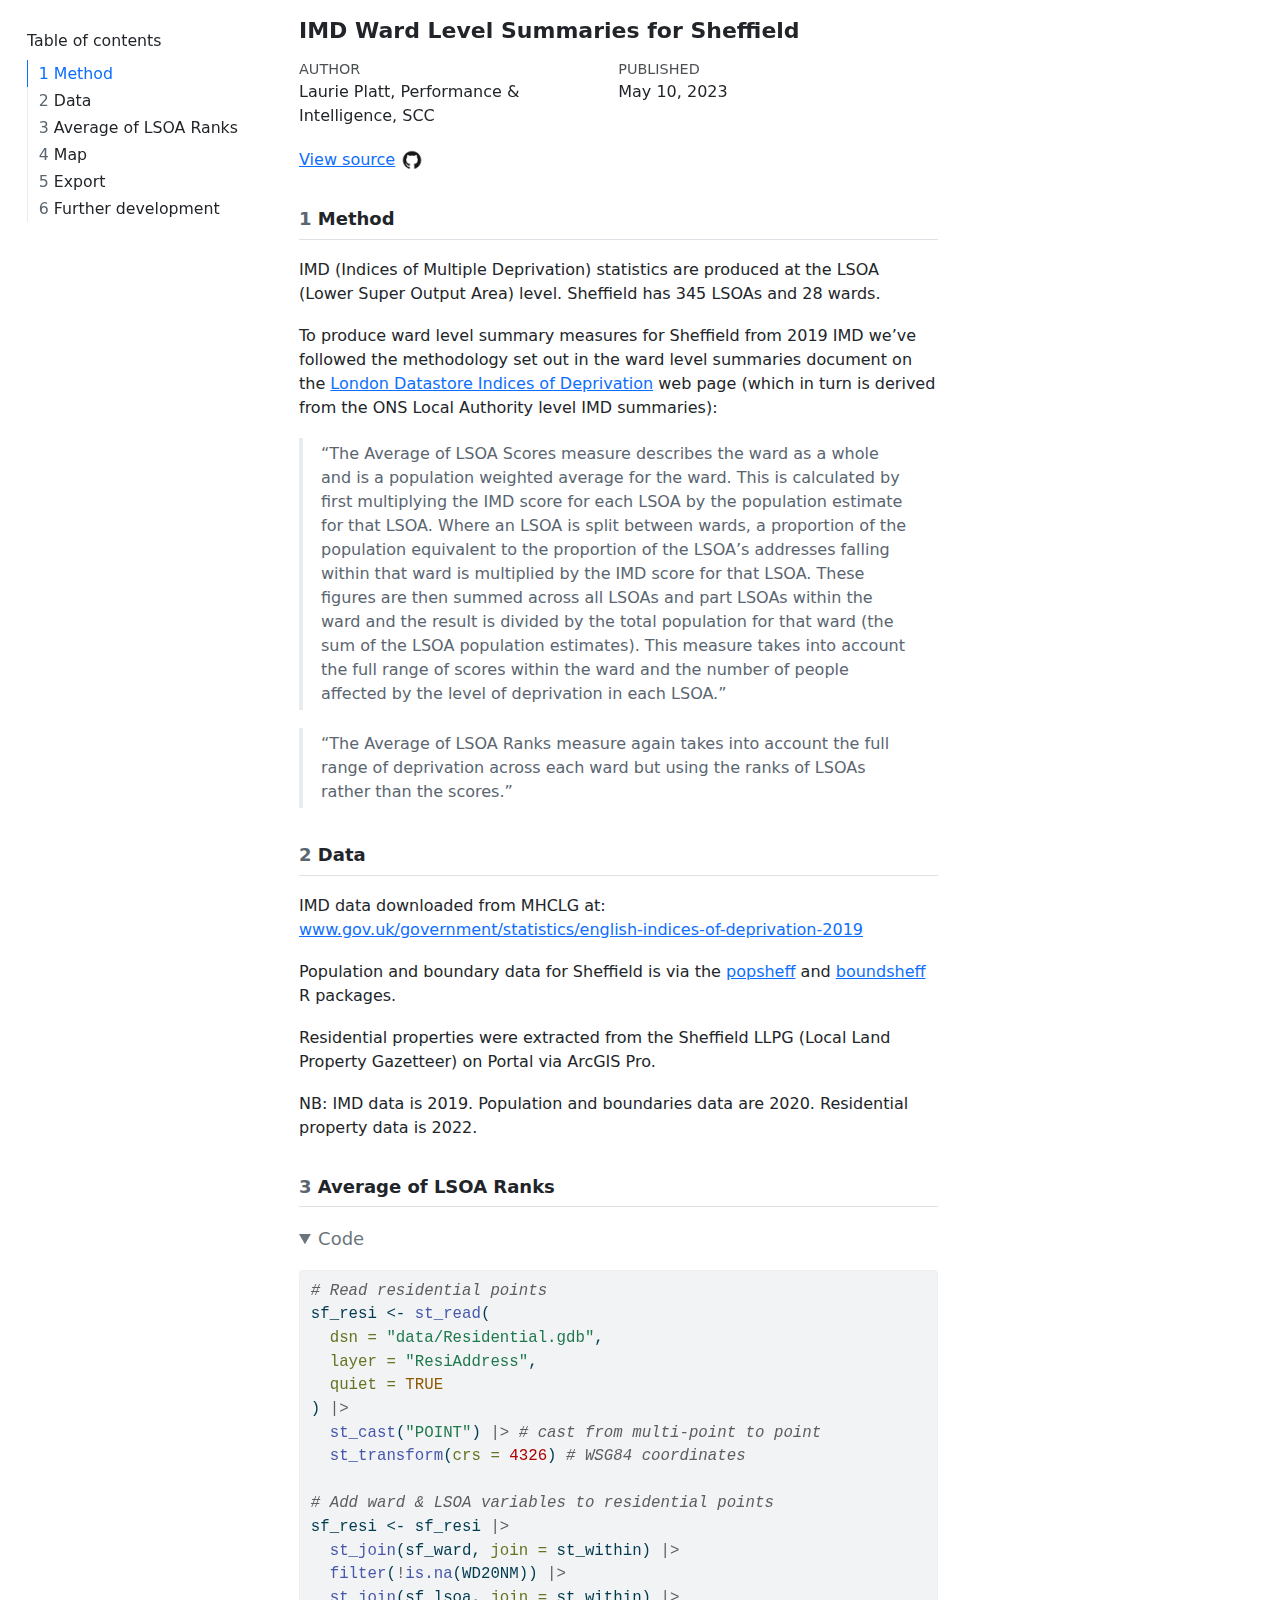
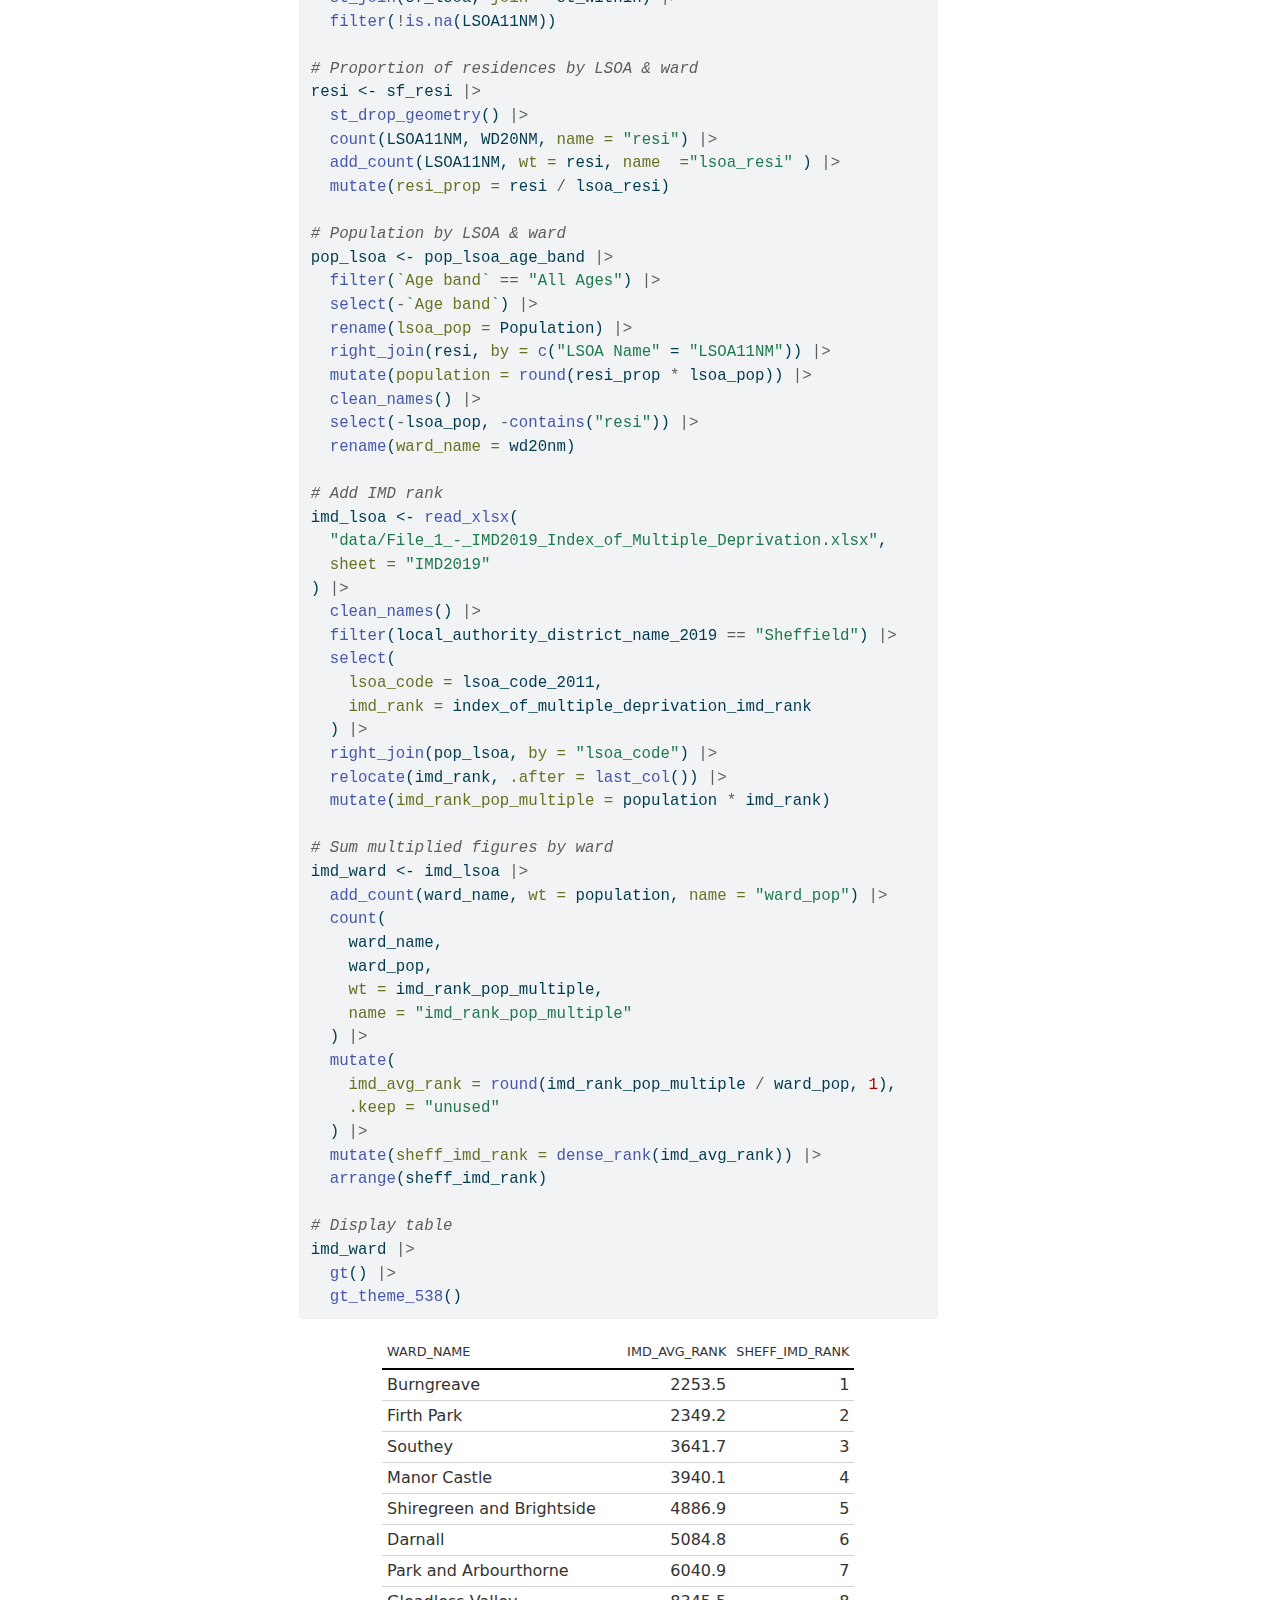
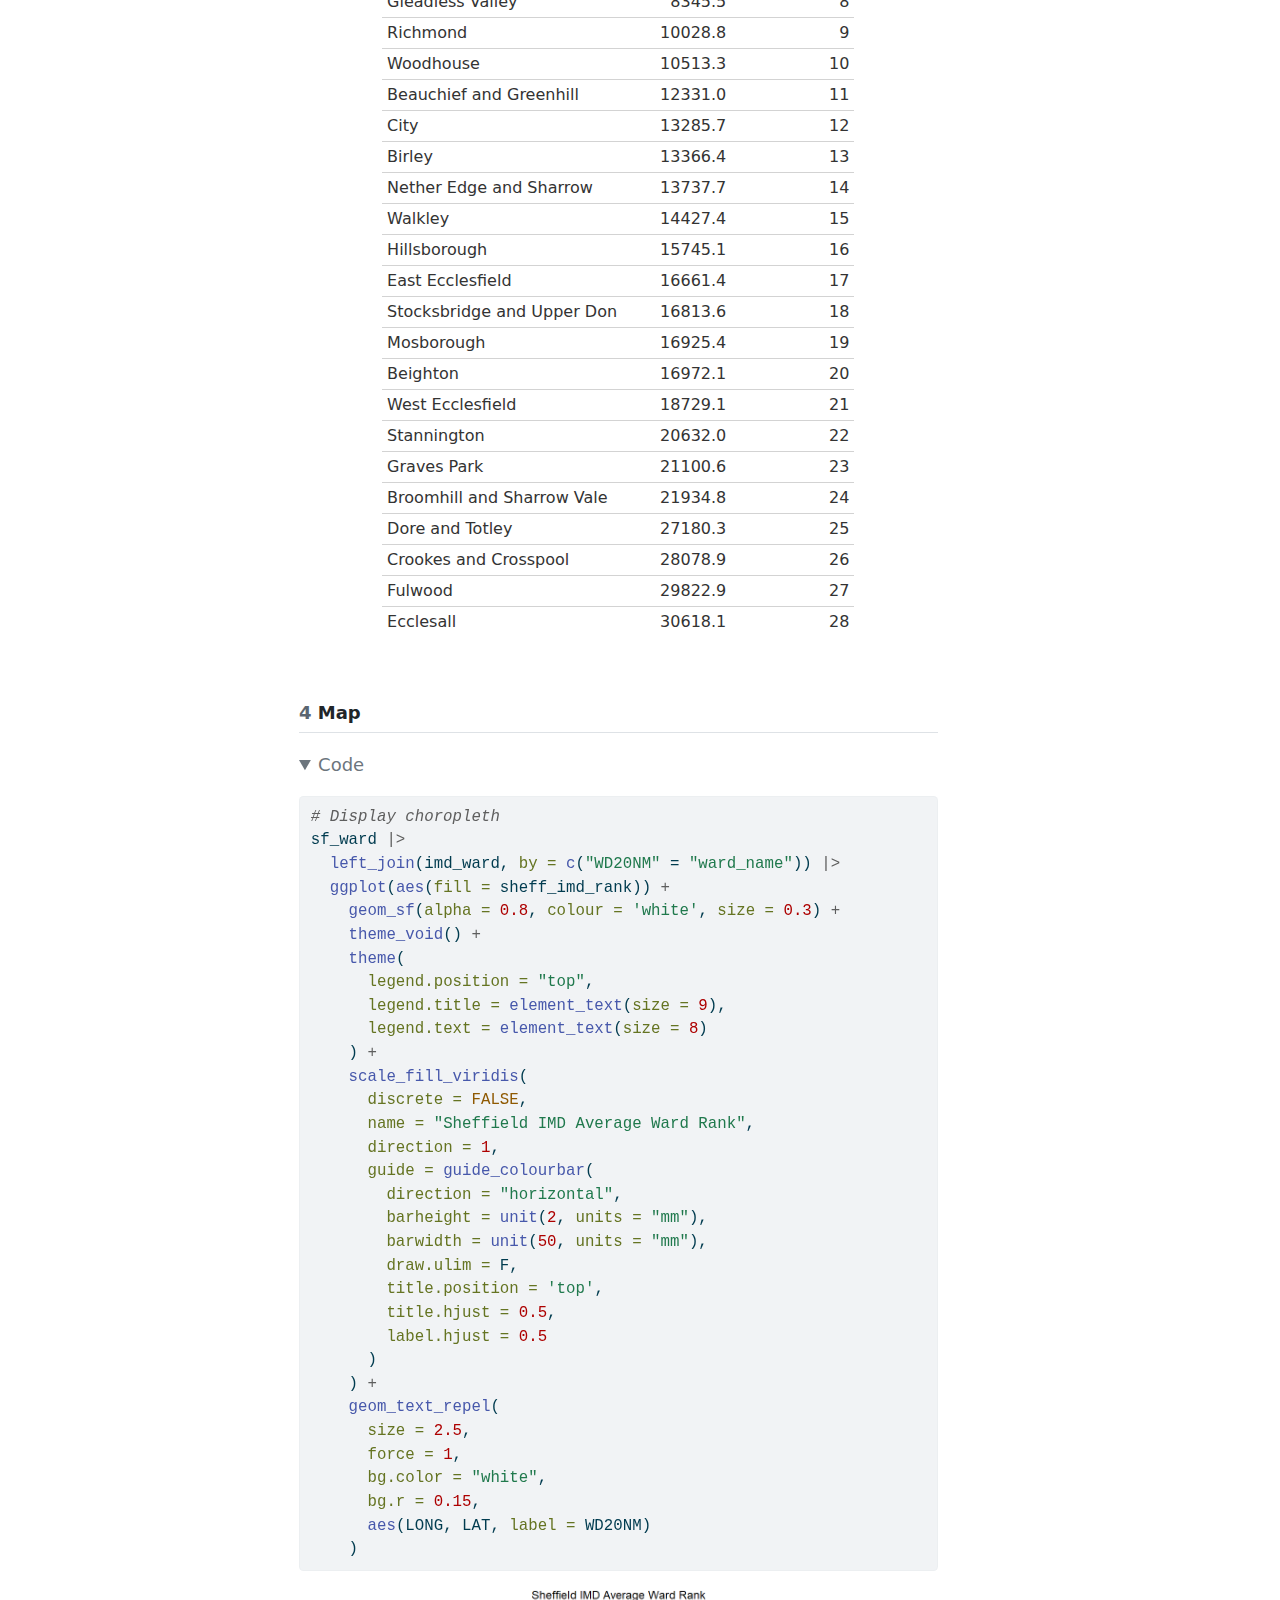
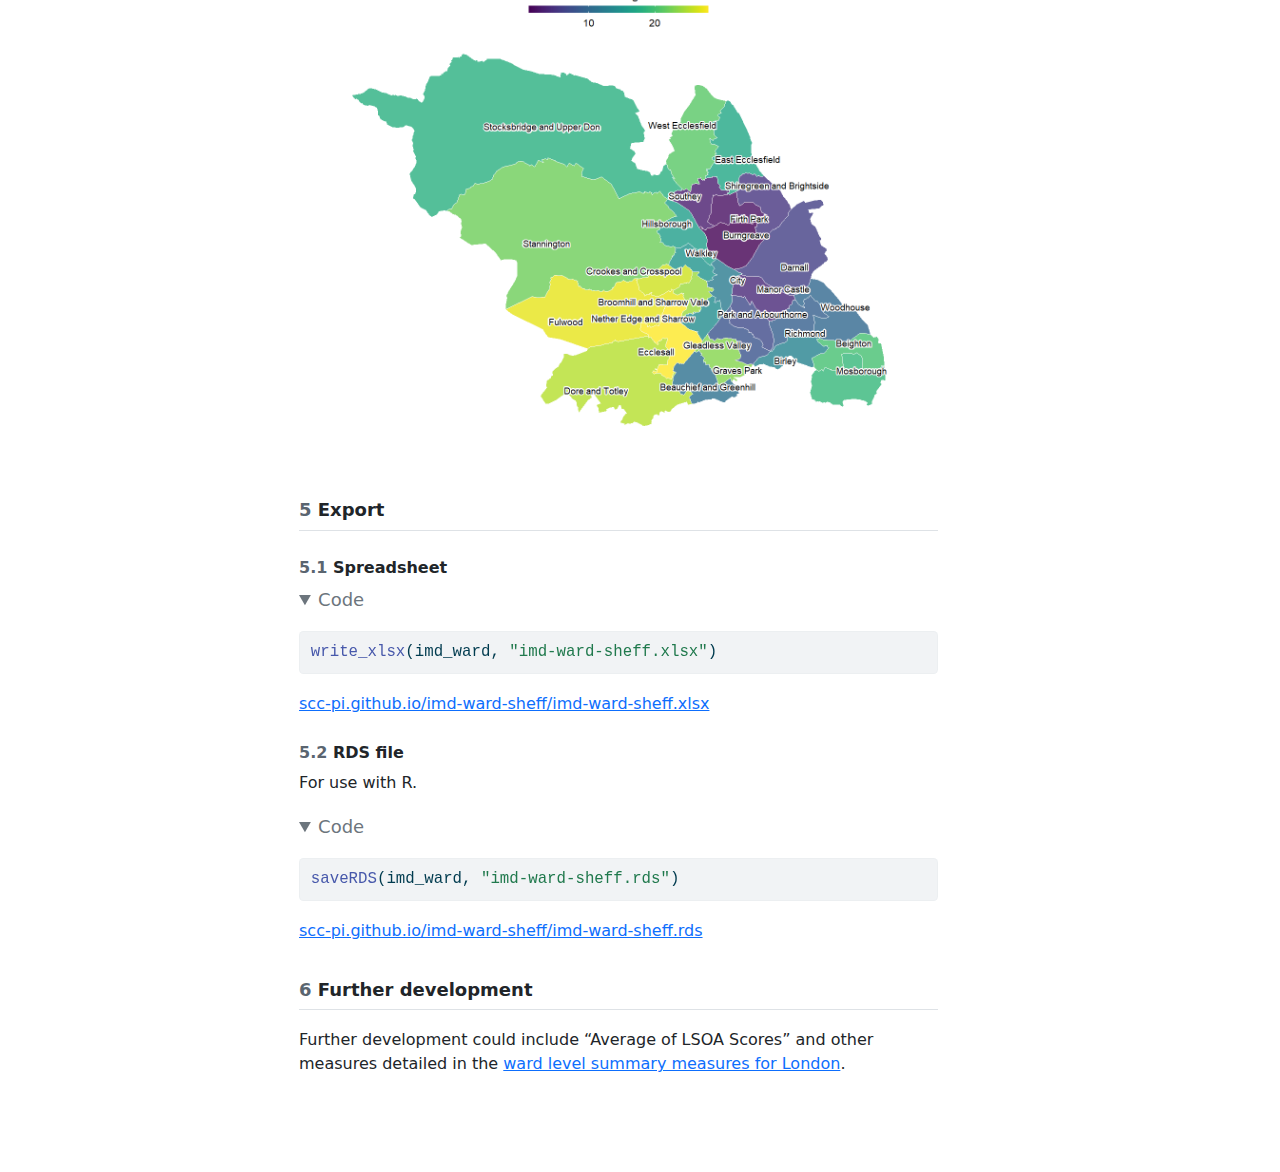
<file: imd-ward-sheff.html>
<!DOCTYPE html>
<html xmlns="http://www.w3.org/1999/xhtml" lang="en" xml:lang="en"><head>

<meta charset="utf-8">
<meta name="generator" content="quarto-0.9.409">

<meta name="viewport" content="width=device-width, initial-scale=1.0, user-scalable=yes">

<meta name="author" content="Laurie Platt, Performance &amp; Intelligence, SCC">
<meta name="dcterms.date" content="2023-05-10">

<title>IMD Ward Level Summaries for Sheffield</title>
<style>
code{white-space: pre-wrap;}
span.smallcaps{font-variant: small-caps;}
span.underline{text-decoration: underline;}
div.column{display: inline-block; vertical-align: top; width: 50%;}
div.hanging-indent{margin-left: 1.5em; text-indent: -1.5em;}
ul.task-list{list-style: none;}
pre > code.sourceCode { white-space: pre; position: relative; }
pre > code.sourceCode > span { display: inline-block; line-height: 1.25; }
pre > code.sourceCode > span:empty { height: 1.2em; }
.sourceCode { overflow: visible; }
code.sourceCode > span { color: inherit; text-decoration: inherit; }
div.sourceCode { margin: 1em 0; }
pre.sourceCode { margin: 0; }
@media screen {
div.sourceCode { overflow: auto; }
}
@media print {
pre > code.sourceCode { white-space: pre-wrap; }
pre > code.sourceCode > span { text-indent: -5em; padding-left: 5em; }
}
pre.numberSource code
  { counter-reset: source-line 0; }
pre.numberSource code > span
  { position: relative; left: -4em; counter-increment: source-line; }
pre.numberSource code > span > a:first-child::before
  { content: counter(source-line);
    position: relative; left: -1em; text-align: right; vertical-align: baseline;
    border: none; display: inline-block;
    -webkit-touch-callout: none; -webkit-user-select: none;
    -khtml-user-select: none; -moz-user-select: none;
    -ms-user-select: none; user-select: none;
    padding: 0 4px; width: 4em;
    color: #aaaaaa;
  }
pre.numberSource { margin-left: 3em; border-left: 1px solid #aaaaaa;  padding-left: 4px; }
div.sourceCode
  {   }
@media screen {
pre > code.sourceCode > span > a:first-child::before { text-decoration: underline; }
}
code span.al { color: #ff0000; font-weight: bold; } /* Alert */
code span.an { color: #60a0b0; font-weight: bold; font-style: italic; } /* Annotation */
code span.at { color: #7d9029; } /* Attribute */
code span.bn { color: #40a070; } /* BaseN */
code span.bu { } /* BuiltIn */
code span.cf { color: #007020; font-weight: bold; } /* ControlFlow */
code span.ch { color: #4070a0; } /* Char */
code span.cn { color: #880000; } /* Constant */
code span.co { color: #60a0b0; font-style: italic; } /* Comment */
code span.cv { color: #60a0b0; font-weight: bold; font-style: italic; } /* CommentVar */
code span.do { color: #ba2121; font-style: italic; } /* Documentation */
code span.dt { color: #902000; } /* DataType */
code span.dv { color: #40a070; } /* DecVal */
code span.er { color: #ff0000; font-weight: bold; } /* Error */
code span.ex { } /* Extension */
code span.fl { color: #40a070; } /* Float */
code span.fu { color: #06287e; } /* Function */
code span.im { } /* Import */
code span.in { color: #60a0b0; font-weight: bold; font-style: italic; } /* Information */
code span.kw { color: #007020; font-weight: bold; } /* Keyword */
code span.op { color: #666666; } /* Operator */
code span.ot { color: #007020; } /* Other */
code span.pp { color: #bc7a00; } /* Preprocessor */
code span.sc { color: #4070a0; } /* SpecialChar */
code span.ss { color: #bb6688; } /* SpecialString */
code span.st { color: #4070a0; } /* String */
code span.va { color: #19177c; } /* Variable */
code span.vs { color: #4070a0; } /* VerbatimString */
code span.wa { color: #60a0b0; font-weight: bold; font-style: italic; } /* Warning */
</style>

<script src="imd-ward-sheff_files/libs/clipboard/clipboard.min.js"></script>
<script src="imd-ward-sheff_files/libs/quarto-html/quarto.js"></script>
<script src="imd-ward-sheff_files/libs/quarto-html/popper.min.js"></script>
<script src="imd-ward-sheff_files/libs/quarto-html/tippy.umd.min.js"></script>
<script src="imd-ward-sheff_files/libs/quarto-html/anchor.min.js"></script>
<link href="imd-ward-sheff_files/libs/quarto-html/tippy.css" rel="stylesheet">
<link id="quarto-text-highlighting-styles" href="imd-ward-sheff_files/libs/quarto-html/quarto-syntax-highlighting.css" rel="stylesheet">
<script src="imd-ward-sheff_files/libs/bootstrap/bootstrap.min.js"></script>
<link href="imd-ward-sheff_files/libs/bootstrap/bootstrap-icons.css" rel="stylesheet">
<link href="imd-ward-sheff_files/libs/bootstrap/bootstrap.min.css" rel="stylesheet">


<link rel="stylesheet" href="resources/style.css">
</head>

<body>

<div id="quarto-content" class="page-columns page-rows-contents page-layout-article toc-left">
<div id="quarto-sidebar-toc-left" class="sidebar toc-left">
  <nav id="TOC" role="doc-toc">
    <h2 id="toc-title">Table of contents</h2>
   
  <ul>
  <li><a href="#method" id="toc-method" class="nav-link active" data-scroll-target="#method"> <span class="header-section-number">1</span> Method</a></li>
  <li><a href="#data" id="toc-data" class="nav-link" data-scroll-target="#data"> <span class="header-section-number">2</span> Data</a></li>
  <li><a href="#average-of-lsoa-ranks" id="toc-average-of-lsoa-ranks" class="nav-link" data-scroll-target="#average-of-lsoa-ranks"> <span class="header-section-number">3</span> Average of LSOA Ranks</a></li>
  <li><a href="#map" id="toc-map" class="nav-link" data-scroll-target="#map"> <span class="header-section-number">4</span> Map</a></li>
  <li><a href="#export" id="toc-export" class="nav-link" data-scroll-target="#export"> <span class="header-section-number">5</span> Export</a>
  <ul class="collapse">
  <li><a href="#spreadsheet" id="toc-spreadsheet" class="nav-link" data-scroll-target="#spreadsheet"> <span class="header-section-number">5.1</span> Spreadsheet</a></li>
  <li><a href="#rds-file" id="toc-rds-file" class="nav-link" data-scroll-target="#rds-file"> <span class="header-section-number">5.2</span> RDS file</a></li>
  </ul></li>
  <li><a href="#further-development" id="toc-further-development" class="nav-link" data-scroll-target="#further-development"> <span class="header-section-number">6</span> Further development</a></li>
  </ul>
</nav>
</div>
<div id="quarto-margin-sidebar" class="sidebar margin-sidebar">
</div>
<main class="content" id="quarto-document-content">

<header id="title-block-header" class="quarto-title-block default">
<div class="quarto-title">
<h1 class="title">IMD Ward Level Summaries for Sheffield</h1>
</div>





<div class="quarto-title-meta">

    <div>
    <div class="quarto-title-meta-heading">Author</div>
    <div class="quarto-title-meta-contents">
             <p>Laurie Platt, Performance &amp; Intelligence, SCC </p>
          </div>
  </div>
    
    <div>
    <div class="quarto-title-meta-heading">Published</div>
    <div class="quarto-title-meta-contents">
      <p class="date">May 10, 2023</p>
    </div>
  </div>
    
  </div>
  

</header>

<p><a href="https://github.com/scc-pi/imd-ward-sheff/blob/main/imd-ward-sheff.qmd">View source</a> <img src="resources/octocat.png" class="img-fluid" width="24"></p>
<section id="method" class="level2" data-number="1">
<h2 data-number="1" class="anchored" data-anchor-id="method"><span class="header-section-number">1</span> Method</h2>
<p>IMD (Indices of Multiple Deprivation) statistics are produced at the LSOA (Lower Super Output Area) level. Sheffield has 345 LSOAs and 28 wards.</p>
<p>To produce ward level summary measures for Sheffield from 2019 IMD we’ve followed the methodology set out in the ward level summaries document on the <a href="https://data.london.gov.uk/dataset/indices-of-deprivation">London Datastore Indices of Deprivation</a> web page (which in turn is derived from the ONS Local Authority level IMD summaries):</p>
<blockquote class="blockquote">
<p>“The Average of LSOA Scores measure describes the ward as a whole and is a population weighted average for the ward. This is calculated by first multiplying the IMD score for each LSOA by the population estimate for that LSOA. Where an LSOA is split between wards, a proportion of the population equivalent to the proportion of the LSOA’s addresses falling within that ward is multiplied by the IMD score for that LSOA. These figures are then summed across all LSOAs and part LSOAs within the ward and the result is divided by the total population for that ward (the sum of the LSOA population estimates). This measure takes into account the full range of scores within the ward and the number of people affected by the level of deprivation in each LSOA.”</p>
</blockquote>
<blockquote class="blockquote">
<p>“The Average of LSOA Ranks measure again takes into account the full range of deprivation across each ward but using the ranks of LSOAs rather than the scores.”</p>
</blockquote>
</section>
<section id="data" class="level2" data-number="2">
<h2 data-number="2" class="anchored" data-anchor-id="data"><span class="header-section-number">2</span> Data</h2>
<p>IMD data downloaded from MHCLG at:<br>
<a href="https://www.gov.uk/government/statistics/english-indices-of-deprivation-2019">www.gov.uk/government/statistics/english-indices-of-deprivation-2019</a></p>
<p>Population and boundary data for Sheffield is via the <a href="https://github.com/scc-pi/popsheff#readme">popsheff</a> and <a href="https://github.com/scc-pi/boundsheff#readme">boundsheff</a> R packages.</p>
<p>Residential properties were extracted from the Sheffield LLPG (Local Land Property Gazetteer) on Portal via ArcGIS Pro.</p>
<p>NB: IMD data is 2019. Population and boundaries data are 2020. Residential property data is 2022.</p>
</section>
<section id="average-of-lsoa-ranks" class="level2" data-number="3">
<h2 data-number="3" class="anchored" data-anchor-id="average-of-lsoa-ranks"><span class="header-section-number">3</span> Average of LSOA Ranks</h2>
<div class="cell">
<details open="">
<summary>Code</summary>
<div class="sourceCode cell-code" id="cb1"><pre class="sourceCode r code-with-copy"><code class="sourceCode r"><span id="cb1-1"><a href="#cb1-1" aria-hidden="true" tabindex="-1"></a><span class="co"># Read residential points</span></span>
<span id="cb1-2"><a href="#cb1-2" aria-hidden="true" tabindex="-1"></a>sf_resi <span class="ot">&lt;-</span> <span class="fu">st_read</span>(</span>
<span id="cb1-3"><a href="#cb1-3" aria-hidden="true" tabindex="-1"></a>  <span class="at">dsn =</span> <span class="st">"data/Residential.gdb"</span>, </span>
<span id="cb1-4"><a href="#cb1-4" aria-hidden="true" tabindex="-1"></a>  <span class="at">layer =</span> <span class="st">"ResiAddress"</span>, </span>
<span id="cb1-5"><a href="#cb1-5" aria-hidden="true" tabindex="-1"></a>  <span class="at">quiet =</span> <span class="cn">TRUE</span></span>
<span id="cb1-6"><a href="#cb1-6" aria-hidden="true" tabindex="-1"></a>) <span class="sc">|&gt;</span> </span>
<span id="cb1-7"><a href="#cb1-7" aria-hidden="true" tabindex="-1"></a>  <span class="fu">st_cast</span>(<span class="st">"POINT"</span>) <span class="sc">|&gt;</span> <span class="co"># cast from multi-point to point</span></span>
<span id="cb1-8"><a href="#cb1-8" aria-hidden="true" tabindex="-1"></a>  <span class="fu">st_transform</span>(<span class="at">crs =</span> <span class="dv">4326</span>) <span class="co"># WSG84 coordinates</span></span>
<span id="cb1-9"><a href="#cb1-9" aria-hidden="true" tabindex="-1"></a></span>
<span id="cb1-10"><a href="#cb1-10" aria-hidden="true" tabindex="-1"></a><span class="co"># Add ward &amp; LSOA variables to residential points</span></span>
<span id="cb1-11"><a href="#cb1-11" aria-hidden="true" tabindex="-1"></a>sf_resi <span class="ot">&lt;-</span> sf_resi <span class="sc">|&gt;</span> </span>
<span id="cb1-12"><a href="#cb1-12" aria-hidden="true" tabindex="-1"></a>  <span class="fu">st_join</span>(sf_ward, <span class="at">join =</span> st_within) <span class="sc">|&gt;</span> </span>
<span id="cb1-13"><a href="#cb1-13" aria-hidden="true" tabindex="-1"></a>  <span class="fu">filter</span>(<span class="sc">!</span><span class="fu">is.na</span>(WD20NM)) <span class="sc">|&gt;</span> </span>
<span id="cb1-14"><a href="#cb1-14" aria-hidden="true" tabindex="-1"></a>  <span class="fu">st_join</span>(sf_lsoa, <span class="at">join =</span> st_within) <span class="sc">|&gt;</span> </span>
<span id="cb1-15"><a href="#cb1-15" aria-hidden="true" tabindex="-1"></a>  <span class="fu">filter</span>(<span class="sc">!</span><span class="fu">is.na</span>(LSOA11NM))</span>
<span id="cb1-16"><a href="#cb1-16" aria-hidden="true" tabindex="-1"></a></span>
<span id="cb1-17"><a href="#cb1-17" aria-hidden="true" tabindex="-1"></a><span class="co"># Proportion of residences by LSOA &amp; ward</span></span>
<span id="cb1-18"><a href="#cb1-18" aria-hidden="true" tabindex="-1"></a>resi <span class="ot">&lt;-</span> sf_resi <span class="sc">|&gt;</span> </span>
<span id="cb1-19"><a href="#cb1-19" aria-hidden="true" tabindex="-1"></a>  <span class="fu">st_drop_geometry</span>() <span class="sc">|&gt;</span> </span>
<span id="cb1-20"><a href="#cb1-20" aria-hidden="true" tabindex="-1"></a>  <span class="fu">count</span>(LSOA11NM, WD20NM, <span class="at">name =</span> <span class="st">"resi"</span>) <span class="sc">|&gt;</span> </span>
<span id="cb1-21"><a href="#cb1-21" aria-hidden="true" tabindex="-1"></a>  <span class="fu">add_count</span>(LSOA11NM, <span class="at">wt =</span> resi, <span class="at">name  =</span><span class="st">"lsoa_resi"</span> ) <span class="sc">|&gt;</span> </span>
<span id="cb1-22"><a href="#cb1-22" aria-hidden="true" tabindex="-1"></a>  <span class="fu">mutate</span>(<span class="at">resi_prop =</span> resi <span class="sc">/</span> lsoa_resi)</span>
<span id="cb1-23"><a href="#cb1-23" aria-hidden="true" tabindex="-1"></a></span>
<span id="cb1-24"><a href="#cb1-24" aria-hidden="true" tabindex="-1"></a><span class="co"># Population by LSOA &amp; ward</span></span>
<span id="cb1-25"><a href="#cb1-25" aria-hidden="true" tabindex="-1"></a>pop_lsoa <span class="ot">&lt;-</span> pop_lsoa_age_band <span class="sc">|&gt;</span> </span>
<span id="cb1-26"><a href="#cb1-26" aria-hidden="true" tabindex="-1"></a>  <span class="fu">filter</span>(<span class="st">`</span><span class="at">Age band</span><span class="st">`</span> <span class="sc">==</span> <span class="st">"All Ages"</span>) <span class="sc">|&gt;</span> </span>
<span id="cb1-27"><a href="#cb1-27" aria-hidden="true" tabindex="-1"></a>  <span class="fu">select</span>(<span class="sc">-</span><span class="st">`</span><span class="at">Age band</span><span class="st">`</span>) <span class="sc">|&gt;</span> </span>
<span id="cb1-28"><a href="#cb1-28" aria-hidden="true" tabindex="-1"></a>  <span class="fu">rename</span>(<span class="at">lsoa_pop =</span> Population) <span class="sc">|&gt;</span> </span>
<span id="cb1-29"><a href="#cb1-29" aria-hidden="true" tabindex="-1"></a>  <span class="fu">right_join</span>(resi, <span class="at">by =</span> <span class="fu">c</span>(<span class="st">"LSOA Name"</span> <span class="ot">=</span> <span class="st">"LSOA11NM"</span>)) <span class="sc">|&gt;</span> </span>
<span id="cb1-30"><a href="#cb1-30" aria-hidden="true" tabindex="-1"></a>  <span class="fu">mutate</span>(<span class="at">population =</span> <span class="fu">round</span>(resi_prop <span class="sc">*</span> lsoa_pop)) <span class="sc">|&gt;</span> </span>
<span id="cb1-31"><a href="#cb1-31" aria-hidden="true" tabindex="-1"></a>  <span class="fu">clean_names</span>() <span class="sc">|&gt;</span> </span>
<span id="cb1-32"><a href="#cb1-32" aria-hidden="true" tabindex="-1"></a>  <span class="fu">select</span>(<span class="sc">-</span>lsoa_pop, <span class="sc">-</span><span class="fu">contains</span>(<span class="st">"resi"</span>)) <span class="sc">|&gt;</span> </span>
<span id="cb1-33"><a href="#cb1-33" aria-hidden="true" tabindex="-1"></a>  <span class="fu">rename</span>(<span class="at">ward_name =</span> wd20nm)</span>
<span id="cb1-34"><a href="#cb1-34" aria-hidden="true" tabindex="-1"></a></span>
<span id="cb1-35"><a href="#cb1-35" aria-hidden="true" tabindex="-1"></a><span class="co"># Add IMD rank</span></span>
<span id="cb1-36"><a href="#cb1-36" aria-hidden="true" tabindex="-1"></a>imd_lsoa <span class="ot">&lt;-</span> <span class="fu">read_xlsx</span>(</span>
<span id="cb1-37"><a href="#cb1-37" aria-hidden="true" tabindex="-1"></a>  <span class="st">"data/File_1_-_IMD2019_Index_of_Multiple_Deprivation.xlsx"</span>, </span>
<span id="cb1-38"><a href="#cb1-38" aria-hidden="true" tabindex="-1"></a>  <span class="at">sheet =</span> <span class="st">"IMD2019"</span></span>
<span id="cb1-39"><a href="#cb1-39" aria-hidden="true" tabindex="-1"></a>) <span class="sc">|&gt;</span> </span>
<span id="cb1-40"><a href="#cb1-40" aria-hidden="true" tabindex="-1"></a>  <span class="fu">clean_names</span>() <span class="sc">|&gt;</span> </span>
<span id="cb1-41"><a href="#cb1-41" aria-hidden="true" tabindex="-1"></a>  <span class="fu">filter</span>(local_authority_district_name_2019 <span class="sc">==</span> <span class="st">"Sheffield"</span>) <span class="sc">|&gt;</span> </span>
<span id="cb1-42"><a href="#cb1-42" aria-hidden="true" tabindex="-1"></a>  <span class="fu">select</span>(</span>
<span id="cb1-43"><a href="#cb1-43" aria-hidden="true" tabindex="-1"></a>    <span class="at">lsoa_code =</span> lsoa_code_2011,</span>
<span id="cb1-44"><a href="#cb1-44" aria-hidden="true" tabindex="-1"></a>    <span class="at">imd_rank =</span> index_of_multiple_deprivation_imd_rank</span>
<span id="cb1-45"><a href="#cb1-45" aria-hidden="true" tabindex="-1"></a>  ) <span class="sc">|&gt;</span> </span>
<span id="cb1-46"><a href="#cb1-46" aria-hidden="true" tabindex="-1"></a>  <span class="fu">right_join</span>(pop_lsoa, <span class="at">by =</span> <span class="st">"lsoa_code"</span>) <span class="sc">|&gt;</span> </span>
<span id="cb1-47"><a href="#cb1-47" aria-hidden="true" tabindex="-1"></a>  <span class="fu">relocate</span>(imd_rank, <span class="at">.after =</span> <span class="fu">last_col</span>()) <span class="sc">|&gt;</span> </span>
<span id="cb1-48"><a href="#cb1-48" aria-hidden="true" tabindex="-1"></a>  <span class="fu">mutate</span>(<span class="at">imd_rank_pop_multiple =</span> population <span class="sc">*</span> imd_rank)</span>
<span id="cb1-49"><a href="#cb1-49" aria-hidden="true" tabindex="-1"></a></span>
<span id="cb1-50"><a href="#cb1-50" aria-hidden="true" tabindex="-1"></a><span class="co"># Sum multiplied figures by ward</span></span>
<span id="cb1-51"><a href="#cb1-51" aria-hidden="true" tabindex="-1"></a>imd_ward <span class="ot">&lt;-</span> imd_lsoa <span class="sc">|&gt;</span>   </span>
<span id="cb1-52"><a href="#cb1-52" aria-hidden="true" tabindex="-1"></a>  <span class="fu">add_count</span>(ward_name, <span class="at">wt =</span> population, <span class="at">name =</span> <span class="st">"ward_pop"</span>) <span class="sc">|&gt;</span> </span>
<span id="cb1-53"><a href="#cb1-53" aria-hidden="true" tabindex="-1"></a>  <span class="fu">count</span>(</span>
<span id="cb1-54"><a href="#cb1-54" aria-hidden="true" tabindex="-1"></a>    ward_name, </span>
<span id="cb1-55"><a href="#cb1-55" aria-hidden="true" tabindex="-1"></a>    ward_pop, </span>
<span id="cb1-56"><a href="#cb1-56" aria-hidden="true" tabindex="-1"></a>    <span class="at">wt =</span> imd_rank_pop_multiple, </span>
<span id="cb1-57"><a href="#cb1-57" aria-hidden="true" tabindex="-1"></a>    <span class="at">name =</span> <span class="st">"imd_rank_pop_multiple"</span></span>
<span id="cb1-58"><a href="#cb1-58" aria-hidden="true" tabindex="-1"></a>  ) <span class="sc">|&gt;</span> </span>
<span id="cb1-59"><a href="#cb1-59" aria-hidden="true" tabindex="-1"></a>  <span class="fu">mutate</span>(</span>
<span id="cb1-60"><a href="#cb1-60" aria-hidden="true" tabindex="-1"></a>    <span class="at">imd_avg_rank =</span> <span class="fu">round</span>(imd_rank_pop_multiple <span class="sc">/</span> ward_pop, <span class="dv">1</span>), </span>
<span id="cb1-61"><a href="#cb1-61" aria-hidden="true" tabindex="-1"></a>    <span class="at">.keep =</span> <span class="st">"unused"</span></span>
<span id="cb1-62"><a href="#cb1-62" aria-hidden="true" tabindex="-1"></a>  ) <span class="sc">|&gt;</span> </span>
<span id="cb1-63"><a href="#cb1-63" aria-hidden="true" tabindex="-1"></a>  <span class="fu">mutate</span>(<span class="at">sheff_imd_rank =</span> <span class="fu">dense_rank</span>(imd_avg_rank)) <span class="sc">|&gt;</span> </span>
<span id="cb1-64"><a href="#cb1-64" aria-hidden="true" tabindex="-1"></a>  <span class="fu">arrange</span>(sheff_imd_rank)</span>
<span id="cb1-65"><a href="#cb1-65" aria-hidden="true" tabindex="-1"></a></span>
<span id="cb1-66"><a href="#cb1-66" aria-hidden="true" tabindex="-1"></a><span class="co"># Display table</span></span>
<span id="cb1-67"><a href="#cb1-67" aria-hidden="true" tabindex="-1"></a>imd_ward <span class="sc">|&gt;</span> </span>
<span id="cb1-68"><a href="#cb1-68" aria-hidden="true" tabindex="-1"></a>  <span class="fu">gt</span>() <span class="sc">|&gt;</span> </span>
<span id="cb1-69"><a href="#cb1-69" aria-hidden="true" tabindex="-1"></a>  <span class="fu">gt_theme_538</span>()</span></code><button title="Copy to Clipboard" class="code-copy-button"><i class="bi"></i></button></pre></div>
</details>
<div class="cell-output-display">

<div id="lhdsvvhxhh" style="overflow-x:auto;overflow-y:auto;width:auto;height:auto;">
<style>@import url("https://fonts.googleapis.com/css2?family=Chivo:ital,wght@0,100;0,200;0,300;0,400;0,500;0,600;0,700;0,800;0,900;1,100;1,200;1,300;1,400;1,500;1,600;1,700;1,800;1,900&display=swap");
html {
  font-family: Chivo, -apple-system, BlinkMacSystemFont, 'Segoe UI', Roboto, Oxygen, Ubuntu, Cantarell, 'Helvetica Neue', 'Fira Sans', 'Droid Sans', Arial, sans-serif;
}

#lhdsvvhxhh .gt_table {
  display: table;
  border-collapse: collapse;
  margin-left: auto;
  margin-right: auto;
  color: #333333;
  font-size: 16px;
  font-weight: 300;
  font-style: normal;
  background-color: #FFFFFF;
  width: auto;
  border-top-style: none;
  border-top-width: 3px;
  border-top-color: #A8A8A8;
  border-right-style: none;
  border-right-width: 2px;
  border-right-color: #D3D3D3;
  border-bottom-style: none;
  border-bottom-width: 2px;
  border-bottom-color: #A8A8A8;
  border-left-style: none;
  border-left-width: 2px;
  border-left-color: #D3D3D3;
}

#lhdsvvhxhh .gt_heading {
  background-color: #FFFFFF;
  text-align: left;
  border-bottom-color: #FFFFFF;
  border-left-style: none;
  border-left-width: 1px;
  border-left-color: #D3D3D3;
  border-right-style: none;
  border-right-width: 1px;
  border-right-color: #D3D3D3;
}

#lhdsvvhxhh .gt_title {
  color: #333333;
  font-size: 125%;
  font-weight: initial;
  padding-top: 4px;
  padding-bottom: 4px;
  padding-left: 5px;
  padding-right: 5px;
  border-bottom-color: #FFFFFF;
  border-bottom-width: 0;
}

#lhdsvvhxhh .gt_subtitle {
  color: #333333;
  font-size: 85%;
  font-weight: initial;
  padding-top: 0;
  padding-bottom: 6px;
  padding-left: 5px;
  padding-right: 5px;
  border-top-color: #FFFFFF;
  border-top-width: 0;
}

#lhdsvvhxhh .gt_bottom_border {
  border-bottom-style: none;
  border-bottom-width: 2px;
  border-bottom-color: #D3D3D3;
}

#lhdsvvhxhh .gt_col_headings {
  border-top-style: none;
  border-top-width: 2px;
  border-top-color: #D3D3D3;
  border-bottom-style: solid;
  border-bottom-width: 2px;
  border-bottom-color: #000000;
  border-left-style: none;
  border-left-width: 1px;
  border-left-color: #D3D3D3;
  border-right-style: none;
  border-right-width: 1px;
  border-right-color: #D3D3D3;
}

#lhdsvvhxhh .gt_col_heading {
  color: #333333;
  background-color: #FFFFFF;
  font-size: 80%;
  font-weight: normal;
  text-transform: uppercase;
  border-left-style: none;
  border-left-width: 1px;
  border-left-color: #D3D3D3;
  border-right-style: none;
  border-right-width: 1px;
  border-right-color: #D3D3D3;
  vertical-align: bottom;
  padding-top: 5px;
  padding-bottom: 6px;
  padding-left: 5px;
  padding-right: 5px;
  overflow-x: hidden;
}

#lhdsvvhxhh .gt_column_spanner_outer {
  color: #333333;
  background-color: #FFFFFF;
  font-size: 80%;
  font-weight: normal;
  text-transform: uppercase;
  padding-top: 0;
  padding-bottom: 0;
  padding-left: 4px;
  padding-right: 4px;
}

#lhdsvvhxhh .gt_column_spanner_outer:first-child {
  padding-left: 0;
}

#lhdsvvhxhh .gt_column_spanner_outer:last-child {
  padding-right: 0;
}

#lhdsvvhxhh .gt_column_spanner {
  border-bottom-style: solid;
  border-bottom-width: 2px;
  border-bottom-color: #000000;
  vertical-align: bottom;
  padding-top: 5px;
  padding-bottom: 5px;
  overflow-x: hidden;
  display: inline-block;
  width: 100%;
}

#lhdsvvhxhh .gt_group_heading {
  padding-top: 8px;
  padding-bottom: 8px;
  padding-left: 5px;
  padding-right: 5px;
  color: #333333;
  background-color: #FFFFFF;
  font-size: 80%;
  font-weight: bolder;
  text-transform: uppercase;
  border-top-style: none;
  border-top-width: 2px;
  border-top-color: #000000;
  border-bottom-style: solid;
  border-bottom-width: 1px;
  border-bottom-color: #FFFFFF;
  border-left-style: none;
  border-left-width: 1px;
  border-left-color: #D3D3D3;
  border-right-style: none;
  border-right-width: 1px;
  border-right-color: #D3D3D3;
  vertical-align: middle;
}

#lhdsvvhxhh .gt_empty_group_heading {
  padding: 0.5px;
  color: #333333;
  background-color: #FFFFFF;
  font-size: 80%;
  font-weight: bolder;
  border-top-style: none;
  border-top-width: 2px;
  border-top-color: #000000;
  border-bottom-style: solid;
  border-bottom-width: 1px;
  border-bottom-color: #FFFFFF;
  vertical-align: middle;
}

#lhdsvvhxhh .gt_from_md > :first-child {
  margin-top: 0;
}

#lhdsvvhxhh .gt_from_md > :last-child {
  margin-bottom: 0;
}

#lhdsvvhxhh .gt_row {
  padding-top: 3px;
  padding-bottom: 3px;
  padding-left: 5px;
  padding-right: 5px;
  margin: 10px;
  border-top-style: solid;
  border-top-width: 1px;
  border-top-color: #D3D3D3;
  border-left-style: none;
  border-left-width: 1px;
  border-left-color: #D3D3D3;
  border-right-style: none;
  border-right-width: 1px;
  border-right-color: #D3D3D3;
  vertical-align: middle;
  overflow-x: hidden;
}

#lhdsvvhxhh .gt_stub {
  color: #333333;
  background-color: #FFFFFF;
  font-size: 80%;
  font-weight: bolder;
  text-transform: uppercase;
  border-right-style: solid;
  border-right-width: 0px;
  border-right-color: #FFFFFF;
  padding-left: 5px;
  padding-right: 5px;
}

#lhdsvvhxhh .gt_stub_row_group {
  color: #333333;
  background-color: #FFFFFF;
  font-size: 100%;
  font-weight: initial;
  text-transform: inherit;
  border-right-style: solid;
  border-right-width: 2px;
  border-right-color: #D3D3D3;
  padding-left: 5px;
  padding-right: 5px;
  vertical-align: top;
}

#lhdsvvhxhh .gt_row_group_first td {
  border-top-width: 2px;
}

#lhdsvvhxhh .gt_summary_row {
  color: #333333;
  background-color: #FFFFFF;
  text-transform: inherit;
  padding-top: 8px;
  padding-bottom: 8px;
  padding-left: 5px;
  padding-right: 5px;
}

#lhdsvvhxhh .gt_first_summary_row {
  border-top-style: solid;
  border-top-color: #D3D3D3;
}

#lhdsvvhxhh .gt_first_summary_row.thick {
  border-top-width: 2px;
}

#lhdsvvhxhh .gt_last_summary_row {
  padding-top: 8px;
  padding-bottom: 8px;
  padding-left: 5px;
  padding-right: 5px;
  border-bottom-style: solid;
  border-bottom-width: 2px;
  border-bottom-color: #D3D3D3;
}

#lhdsvvhxhh .gt_grand_summary_row {
  color: #333333;
  background-color: #FFFFFF;
  text-transform: inherit;
  padding-top: 8px;
  padding-bottom: 8px;
  padding-left: 5px;
  padding-right: 5px;
}

#lhdsvvhxhh .gt_first_grand_summary_row {
  padding-top: 8px;
  padding-bottom: 8px;
  padding-left: 5px;
  padding-right: 5px;
  border-top-style: double;
  border-top-width: 6px;
  border-top-color: #D3D3D3;
}

#lhdsvvhxhh .gt_striped {
  background-color: rgba(128, 128, 128, 0.05);
}

#lhdsvvhxhh .gt_table_body {
  border-top-style: solid;
  border-top-width: 2px;
  border-top-color: #D3D3D3;
  border-bottom-style: solid;
  border-bottom-width: 2px;
  border-bottom-color: #D3D3D3;
}

#lhdsvvhxhh .gt_footnotes {
  color: #333333;
  background-color: #FFFFFF;
  border-bottom-style: none;
  border-bottom-width: 2px;
  border-bottom-color: #D3D3D3;
  border-left-style: none;
  border-left-width: 2px;
  border-left-color: #D3D3D3;
  border-right-style: none;
  border-right-width: 2px;
  border-right-color: #D3D3D3;
}

#lhdsvvhxhh .gt_footnote {
  margin: 0px;
  font-size: 90%;
  padding-left: 4px;
  padding-right: 4px;
  padding-left: 5px;
  padding-right: 5px;
}

#lhdsvvhxhh .gt_sourcenotes {
  color: #333333;
  background-color: #FFFFFF;
  border-bottom-style: none;
  border-bottom-width: 2px;
  border-bottom-color: #D3D3D3;
  border-left-style: none;
  border-left-width: 2px;
  border-left-color: #D3D3D3;
  border-right-style: none;
  border-right-width: 2px;
  border-right-color: #D3D3D3;
}

#lhdsvvhxhh .gt_sourcenote {
  font-size: 12px;
  padding-top: 4px;
  padding-bottom: 4px;
  padding-left: 5px;
  padding-right: 5px;
}

#lhdsvvhxhh .gt_left {
  text-align: left;
}

#lhdsvvhxhh .gt_center {
  text-align: center;
}

#lhdsvvhxhh .gt_right {
  text-align: right;
  font-variant-numeric: tabular-nums;
}

#lhdsvvhxhh .gt_font_normal {
  font-weight: normal;
}

#lhdsvvhxhh .gt_font_bold {
  font-weight: bold;
}

#lhdsvvhxhh .gt_font_italic {
  font-style: italic;
}

#lhdsvvhxhh .gt_super {
  font-size: 65%;
}

#lhdsvvhxhh .gt_footnote_marks {
  font-style: italic;
  font-weight: normal;
  font-size: 75%;
  vertical-align: 0.4em;
}

#lhdsvvhxhh .gt_asterisk {
  font-size: 100%;
  vertical-align: 0;
}

#lhdsvvhxhh .gt_indent_1 {
  text-indent: 5px;
}

#lhdsvvhxhh .gt_indent_2 {
  text-indent: 10px;
}

#lhdsvvhxhh .gt_indent_3 {
  text-indent: 15px;
}

#lhdsvvhxhh .gt_indent_4 {
  text-indent: 20px;
}

#lhdsvvhxhh .gt_indent_5 {
  text-indent: 25px;
}

tbody tr:last-child {
  border-bottom: 2px solid #ffffff00;
}
</style>
<table class="gt_table">
  
  <thead class="gt_col_headings">
    <tr>
      <th class="gt_col_heading gt_columns_bottom_border gt_left" rowspan="1" colspan="1" style="border-top-width: 0px; border-top-style: solid; border-top-color: black;" scope="col">ward_name</th>
      <th class="gt_col_heading gt_columns_bottom_border gt_right" rowspan="1" colspan="1" style="border-top-width: 0px; border-top-style: solid; border-top-color: black;" scope="col">imd_avg_rank</th>
      <th class="gt_col_heading gt_columns_bottom_border gt_right" rowspan="1" colspan="1" style="border-top-width: 0px; border-top-style: solid; border-top-color: black;" scope="col">sheff_imd_rank</th>
    </tr>
  </thead>
  <tbody class="gt_table_body">
    <tr><td class="gt_row gt_left">Burngreave</td>
<td class="gt_row gt_right">2253.5</td>
<td class="gt_row gt_right">1</td></tr>
    <tr><td class="gt_row gt_left">Firth Park</td>
<td class="gt_row gt_right">2349.2</td>
<td class="gt_row gt_right">2</td></tr>
    <tr><td class="gt_row gt_left">Southey</td>
<td class="gt_row gt_right">3641.7</td>
<td class="gt_row gt_right">3</td></tr>
    <tr><td class="gt_row gt_left">Manor Castle</td>
<td class="gt_row gt_right">3940.1</td>
<td class="gt_row gt_right">4</td></tr>
    <tr><td class="gt_row gt_left">Shiregreen and Brightside</td>
<td class="gt_row gt_right">4886.9</td>
<td class="gt_row gt_right">5</td></tr>
    <tr><td class="gt_row gt_left">Darnall</td>
<td class="gt_row gt_right">5084.8</td>
<td class="gt_row gt_right">6</td></tr>
    <tr><td class="gt_row gt_left">Park and Arbourthorne</td>
<td class="gt_row gt_right">6040.9</td>
<td class="gt_row gt_right">7</td></tr>
    <tr><td class="gt_row gt_left">Gleadless Valley</td>
<td class="gt_row gt_right">8345.5</td>
<td class="gt_row gt_right">8</td></tr>
    <tr><td class="gt_row gt_left">Richmond</td>
<td class="gt_row gt_right">10028.8</td>
<td class="gt_row gt_right">9</td></tr>
    <tr><td class="gt_row gt_left">Woodhouse</td>
<td class="gt_row gt_right">10513.3</td>
<td class="gt_row gt_right">10</td></tr>
    <tr><td class="gt_row gt_left">Beauchief and Greenhill</td>
<td class="gt_row gt_right">12331.0</td>
<td class="gt_row gt_right">11</td></tr>
    <tr><td class="gt_row gt_left">City</td>
<td class="gt_row gt_right">13285.7</td>
<td class="gt_row gt_right">12</td></tr>
    <tr><td class="gt_row gt_left">Birley</td>
<td class="gt_row gt_right">13366.4</td>
<td class="gt_row gt_right">13</td></tr>
    <tr><td class="gt_row gt_left">Nether Edge and Sharrow</td>
<td class="gt_row gt_right">13737.7</td>
<td class="gt_row gt_right">14</td></tr>
    <tr><td class="gt_row gt_left">Walkley</td>
<td class="gt_row gt_right">14427.4</td>
<td class="gt_row gt_right">15</td></tr>
    <tr><td class="gt_row gt_left">Hillsborough</td>
<td class="gt_row gt_right">15745.1</td>
<td class="gt_row gt_right">16</td></tr>
    <tr><td class="gt_row gt_left">East Ecclesfield</td>
<td class="gt_row gt_right">16661.4</td>
<td class="gt_row gt_right">17</td></tr>
    <tr><td class="gt_row gt_left">Stocksbridge and Upper Don</td>
<td class="gt_row gt_right">16813.6</td>
<td class="gt_row gt_right">18</td></tr>
    <tr><td class="gt_row gt_left">Mosborough</td>
<td class="gt_row gt_right">16925.4</td>
<td class="gt_row gt_right">19</td></tr>
    <tr><td class="gt_row gt_left">Beighton</td>
<td class="gt_row gt_right">16972.1</td>
<td class="gt_row gt_right">20</td></tr>
    <tr><td class="gt_row gt_left">West Ecclesfield</td>
<td class="gt_row gt_right">18729.1</td>
<td class="gt_row gt_right">21</td></tr>
    <tr><td class="gt_row gt_left">Stannington</td>
<td class="gt_row gt_right">20632.0</td>
<td class="gt_row gt_right">22</td></tr>
    <tr><td class="gt_row gt_left">Graves Park</td>
<td class="gt_row gt_right">21100.6</td>
<td class="gt_row gt_right">23</td></tr>
    <tr><td class="gt_row gt_left">Broomhill and Sharrow Vale</td>
<td class="gt_row gt_right">21934.8</td>
<td class="gt_row gt_right">24</td></tr>
    <tr><td class="gt_row gt_left">Dore and Totley</td>
<td class="gt_row gt_right">27180.3</td>
<td class="gt_row gt_right">25</td></tr>
    <tr><td class="gt_row gt_left">Crookes and Crosspool</td>
<td class="gt_row gt_right">28078.9</td>
<td class="gt_row gt_right">26</td></tr>
    <tr><td class="gt_row gt_left">Fulwood</td>
<td class="gt_row gt_right">29822.9</td>
<td class="gt_row gt_right">27</td></tr>
    <tr><td class="gt_row gt_left">Ecclesall</td>
<td class="gt_row gt_right">30618.1</td>
<td class="gt_row gt_right">28</td></tr>
  </tbody>
  
  
</table>
</div>
</div>
</div>
</section>
<section id="map" class="level2" data-number="4">
<h2 data-number="4" class="anchored" data-anchor-id="map"><span class="header-section-number">4</span> Map</h2>
<div class="cell">
<details open="">
<summary>Code</summary>
<div class="sourceCode cell-code" id="cb2"><pre class="sourceCode r code-with-copy"><code class="sourceCode r"><span id="cb2-1"><a href="#cb2-1" aria-hidden="true" tabindex="-1"></a><span class="co"># Display choropleth</span></span>
<span id="cb2-2"><a href="#cb2-2" aria-hidden="true" tabindex="-1"></a>sf_ward <span class="sc">|&gt;</span> </span>
<span id="cb2-3"><a href="#cb2-3" aria-hidden="true" tabindex="-1"></a>  <span class="fu">left_join</span>(imd_ward, <span class="at">by =</span> <span class="fu">c</span>(<span class="st">"WD20NM"</span> <span class="ot">=</span> <span class="st">"ward_name"</span>)) <span class="sc">|&gt;</span> </span>
<span id="cb2-4"><a href="#cb2-4" aria-hidden="true" tabindex="-1"></a>  <span class="fu">ggplot</span>(<span class="fu">aes</span>(<span class="at">fill =</span> sheff_imd_rank)) <span class="sc">+</span></span>
<span id="cb2-5"><a href="#cb2-5" aria-hidden="true" tabindex="-1"></a>    <span class="fu">geom_sf</span>(<span class="at">alpha =</span> <span class="fl">0.8</span>, <span class="at">colour =</span> <span class="st">'white'</span>, <span class="at">size =</span> <span class="fl">0.3</span>) <span class="sc">+</span></span>
<span id="cb2-6"><a href="#cb2-6" aria-hidden="true" tabindex="-1"></a>    <span class="fu">theme_void</span>() <span class="sc">+</span></span>
<span id="cb2-7"><a href="#cb2-7" aria-hidden="true" tabindex="-1"></a>    <span class="fu">theme</span>(</span>
<span id="cb2-8"><a href="#cb2-8" aria-hidden="true" tabindex="-1"></a>      <span class="at">legend.position =</span> <span class="st">"top"</span>,</span>
<span id="cb2-9"><a href="#cb2-9" aria-hidden="true" tabindex="-1"></a>      <span class="at">legend.title =</span> <span class="fu">element_text</span>(<span class="at">size =</span> <span class="dv">9</span>),</span>
<span id="cb2-10"><a href="#cb2-10" aria-hidden="true" tabindex="-1"></a>      <span class="at">legend.text =</span> <span class="fu">element_text</span>(<span class="at">size =</span> <span class="dv">8</span>)</span>
<span id="cb2-11"><a href="#cb2-11" aria-hidden="true" tabindex="-1"></a>    ) <span class="sc">+</span></span>
<span id="cb2-12"><a href="#cb2-12" aria-hidden="true" tabindex="-1"></a>    <span class="fu">scale_fill_viridis</span>(</span>
<span id="cb2-13"><a href="#cb2-13" aria-hidden="true" tabindex="-1"></a>      <span class="at">discrete =</span> <span class="cn">FALSE</span>,</span>
<span id="cb2-14"><a href="#cb2-14" aria-hidden="true" tabindex="-1"></a>      <span class="at">name =</span> <span class="st">"Sheffield IMD Average Ward Rank"</span>,</span>
<span id="cb2-15"><a href="#cb2-15" aria-hidden="true" tabindex="-1"></a>      <span class="at">direction =</span> <span class="dv">1</span>,</span>
<span id="cb2-16"><a href="#cb2-16" aria-hidden="true" tabindex="-1"></a>      <span class="at">guide =</span> <span class="fu">guide_colourbar</span>(</span>
<span id="cb2-17"><a href="#cb2-17" aria-hidden="true" tabindex="-1"></a>        <span class="at">direction =</span> <span class="st">"horizontal"</span>,</span>
<span id="cb2-18"><a href="#cb2-18" aria-hidden="true" tabindex="-1"></a>        <span class="at">barheight =</span> <span class="fu">unit</span>(<span class="dv">2</span>, <span class="at">units =</span> <span class="st">"mm"</span>),</span>
<span id="cb2-19"><a href="#cb2-19" aria-hidden="true" tabindex="-1"></a>        <span class="at">barwidth =</span> <span class="fu">unit</span>(<span class="dv">50</span>, <span class="at">units =</span> <span class="st">"mm"</span>),</span>
<span id="cb2-20"><a href="#cb2-20" aria-hidden="true" tabindex="-1"></a>        <span class="at">draw.ulim =</span> F,</span>
<span id="cb2-21"><a href="#cb2-21" aria-hidden="true" tabindex="-1"></a>        <span class="at">title.position =</span> <span class="st">'top'</span>,</span>
<span id="cb2-22"><a href="#cb2-22" aria-hidden="true" tabindex="-1"></a>        <span class="at">title.hjust =</span> <span class="fl">0.5</span>,</span>
<span id="cb2-23"><a href="#cb2-23" aria-hidden="true" tabindex="-1"></a>        <span class="at">label.hjust =</span> <span class="fl">0.5</span></span>
<span id="cb2-24"><a href="#cb2-24" aria-hidden="true" tabindex="-1"></a>      )</span>
<span id="cb2-25"><a href="#cb2-25" aria-hidden="true" tabindex="-1"></a>    ) <span class="sc">+</span></span>
<span id="cb2-26"><a href="#cb2-26" aria-hidden="true" tabindex="-1"></a>    <span class="fu">geom_text_repel</span>(</span>
<span id="cb2-27"><a href="#cb2-27" aria-hidden="true" tabindex="-1"></a>      <span class="at">size =</span> <span class="fl">2.5</span>, </span>
<span id="cb2-28"><a href="#cb2-28" aria-hidden="true" tabindex="-1"></a>      <span class="at">force =</span> <span class="dv">1</span>, </span>
<span id="cb2-29"><a href="#cb2-29" aria-hidden="true" tabindex="-1"></a>      <span class="at">bg.color =</span> <span class="st">"white"</span>, </span>
<span id="cb2-30"><a href="#cb2-30" aria-hidden="true" tabindex="-1"></a>      <span class="at">bg.r =</span> <span class="fl">0.15</span>,</span>
<span id="cb2-31"><a href="#cb2-31" aria-hidden="true" tabindex="-1"></a>      <span class="fu">aes</span>(LONG, LAT, <span class="at">label =</span> WD20NM)</span>
<span id="cb2-32"><a href="#cb2-32" aria-hidden="true" tabindex="-1"></a>    )</span></code><button title="Copy to Clipboard" class="code-copy-button"><i class="bi"></i></button></pre></div>
</details>
<div class="cell-output-display">
<p><img src="imd-ward-sheff_files/figure-html/ward-imd-map-1.png" class="img-fluid" width="672"></p>
</div>
</div>
</section>
<section id="export" class="level2" data-number="5">
<h2 data-number="5" class="anchored" data-anchor-id="export"><span class="header-section-number">5</span> Export</h2>
<section id="spreadsheet" class="level3" data-number="5.1">
<h3 data-number="5.1" class="anchored" data-anchor-id="spreadsheet"><span class="header-section-number">5.1</span> Spreadsheet</h3>
<div class="cell">
<details open="">
<summary>Code</summary>
<div class="sourceCode cell-code" id="cb3"><pre class="sourceCode r code-with-copy"><code class="sourceCode r"><span id="cb3-1"><a href="#cb3-1" aria-hidden="true" tabindex="-1"></a><span class="fu">write_xlsx</span>(imd_ward, <span class="st">"imd-ward-sheff.xlsx"</span>)</span></code><button title="Copy to Clipboard" class="code-copy-button"><i class="bi"></i></button></pre></div>
</details>
</div>
<p><a href="https://scc-pi.github.io/imd-ward-sheff/imd-ward-sheff.xlsx">scc-pi.github.io/imd-ward-sheff/imd-ward-sheff.xlsx</a></p>
</section>
<section id="rds-file" class="level3" data-number="5.2">
<h3 data-number="5.2" class="anchored" data-anchor-id="rds-file"><span class="header-section-number">5.2</span> RDS file</h3>
<p>For use with R.</p>
<div class="cell">
<details open="">
<summary>Code</summary>
<div class="sourceCode cell-code" id="cb4"><pre class="sourceCode r code-with-copy"><code class="sourceCode r"><span id="cb4-1"><a href="#cb4-1" aria-hidden="true" tabindex="-1"></a><span class="fu">saveRDS</span>(imd_ward, <span class="st">"imd-ward-sheff.rds"</span>)</span></code><button title="Copy to Clipboard" class="code-copy-button"><i class="bi"></i></button></pre></div>
</details>
</div>
<p><a href="https://scc-pi.github.io/imd-ward-sheff/imd-ward-sheff.rds">scc-pi.github.io/imd-ward-sheff/imd-ward-sheff.rds</a></p>
</section>
</section>
<section id="further-development" class="level2" data-number="6">
<h2 data-number="6" class="anchored" data-anchor-id="further-development"><span class="header-section-number">6</span> Further development</h2>
<p>Further development could include “Average of LSOA Scores” and other measures detailed in the <a href="https://data.london.gov.uk/dataset/indices-of-deprivation">ward level summary measures for London</a>.</p>
</section>

</main>
<!-- /main column -->
<script id="quarto-html-after-body" type="application/javascript">
window.document.addEventListener("DOMContentLoaded", function (event) {
  const icon = "";
  const anchorJS = new window.AnchorJS();
  anchorJS.options = {
    placement: 'right',
    icon: icon
  };
  anchorJS.add('.anchored');
  const clipboard = new window.ClipboardJS('.code-copy-button', {
    target: function(trigger) {
      return trigger.previousElementSibling;
    }
  });
  clipboard.on('success', function(e) {
    // button target
    const button = e.trigger;
    // don't keep focus
    button.blur();
    // flash "checked"
    button.classList.add('code-copy-button-checked');
    var currentTitle = button.getAttribute("title");
    button.setAttribute("title", "Copied!");
    setTimeout(function() {
      button.setAttribute("title", currentTitle);
      button.classList.remove('code-copy-button-checked');
    }, 1000);
    // clear code selection
    e.clearSelection();
  });
  function tippyHover(el, contentFn) {
    const config = {
      allowHTML: true,
      content: contentFn,
      maxWidth: 500,
      delay: 100,
      arrow: false,
      appendTo: function(el) {
          return el.parentElement;
      },
      interactive: true,
      interactiveBorder: 10,
      theme: 'quarto',
      placement: 'bottom-start'
    };
    window.tippy(el, config); 
  }
  const noterefs = window.document.querySelectorAll('a[role="doc-noteref"]');
  for (var i=0; i<noterefs.length; i++) {
    const ref = noterefs[i];
    tippyHover(ref, function() {
      let href = ref.getAttribute('href');
      try { href = new URL(href).hash; } catch {}
      const id = href.replace(/^#\/?/, "");
      const note = window.document.getElementById(id);
      return note.innerHTML;
    });
  }
  var bibliorefs = window.document.querySelectorAll('a[role="doc-biblioref"]');
  for (var i=0; i<bibliorefs.length; i++) {
    const ref = bibliorefs[i];
    const cites = ref.parentNode.getAttribute('data-cites').split(' ');
    tippyHover(ref, function() {
      var popup = window.document.createElement('div');
      cites.forEach(function(cite) {
        var citeDiv = window.document.createElement('div');
        citeDiv.classList.add('hanging-indent');
        citeDiv.classList.add('csl-entry');
        var biblioDiv = window.document.getElementById('ref-' + cite);
        if (biblioDiv) {
          citeDiv.innerHTML = biblioDiv.innerHTML;
        }
        popup.appendChild(citeDiv);
      });
      return popup.innerHTML;
    });
  }
});
</script>
</div> <!-- /content -->



</body></html>
</file>
<file: imd-ward-sheff_files/libs/quarto-html/tippy.css>
.tippy-box[data-animation=fade][data-state=hidden]{opacity:0}[data-tippy-root]{max-width:calc(100vw - 10px)}.tippy-box{position:relative;background-color:#333;color:#fff;border-radius:4px;font-size:14px;line-height:1.4;white-space:normal;outline:0;transition-property:transform,visibility,opacity}.tippy-box[data-placement^=top]>.tippy-arrow{bottom:0}.tippy-box[data-placement^=top]>.tippy-arrow:before{bottom:-7px;left:0;border-width:8px 8px 0;border-top-color:initial;transform-origin:center top}.tippy-box[data-placement^=bottom]>.tippy-arrow{top:0}.tippy-box[data-placement^=bottom]>.tippy-arrow:before{top:-7px;left:0;border-width:0 8px 8px;border-bottom-color:initial;transform-origin:center bottom}.tippy-box[data-placement^=left]>.tippy-arrow{right:0}.tippy-box[data-placement^=left]>.tippy-arrow:before{border-width:8px 0 8px 8px;border-left-color:initial;right:-7px;transform-origin:center left}.tippy-box[data-placement^=right]>.tippy-arrow{left:0}.tippy-box[data-placement^=right]>.tippy-arrow:before{left:-7px;border-width:8px 8px 8px 0;border-right-color:initial;transform-origin:center right}.tippy-box[data-inertia][data-state=visible]{transition-timing-function:cubic-bezier(.54,1.5,.38,1.11)}.tippy-arrow{width:16px;height:16px;color:#333}.tippy-arrow:before{content:"";position:absolute;border-color:transparent;border-style:solid}.tippy-content{position:relative;padding:5px 9px;z-index:1}
</file>
<file: imd-ward-sheff_files/libs/quarto-html/quarto-syntax-highlighting.css>
/* quarto syntax highlight colors */
:root {
  --quarto-hl-ot-color: #003B4F;
  --quarto-hl-at-color: #657422;
  --quarto-hl-ss-color: #20794D;
  --quarto-hl-an-color: #5E5E5E;
  --quarto-hl-fu-color: #4758AB;
  --quarto-hl-st-color: #20794D;
  --quarto-hl-cf-color: #003B4F;
  --quarto-hl-op-color: #5E5E5E;
  --quarto-hl-er-color: #AD0000;
  --quarto-hl-bn-color: #AD0000;
  --quarto-hl-al-color: #AD0000;
  --quarto-hl-va-color: #111111;
  --quarto-hl-bu-color: inherit;
  --quarto-hl-ex-color: inherit;
  --quarto-hl-pp-color: #AD0000;
  --quarto-hl-in-color: #5E5E5E;
  --quarto-hl-vs-color: #20794D;
  --quarto-hl-wa-color: #5E5E5E;
  --quarto-hl-do-color: #5E5E5E;
  --quarto-hl-im-color: #00769E;
  --quarto-hl-ch-color: #20794D;
  --quarto-hl-dt-color: #AD0000;
  --quarto-hl-fl-color: #AD0000;
  --quarto-hl-co-color: #5E5E5E;
  --quarto-hl-cv-color: #5E5E5E;
  --quarto-hl-cn-color: #8f5902;
  --quarto-hl-sc-color: #5E5E5E;
  --quarto-hl-dv-color: #AD0000;
  --quarto-hl-kw-color: #003B4F;
}

/* other quarto variables */
:root {
  --quarto-font-monospace: SFMono-Regular, Menlo, Monaco, Consolas, "Liberation Mono", "Courier New", monospace;
}

code span {
  color: #003B4F;
}

code.sourceCode > span {
  color: #003B4F;
}

div.sourceCode,
div.sourceCode pre.sourceCode {
  color: #003B4F;
}

code span.ot {
  color: #003B4F;
}

code span.at {
  color: #657422;
}

code span.ss {
  color: #20794D;
}

code span.an {
  color: #5E5E5E;
}

code span.fu {
  color: #4758AB;
}

code span.st {
  color: #20794D;
}

code span.cf {
  color: #003B4F;
}

code span.op {
  color: #5E5E5E;
}

code span.er {
  color: #AD0000;
}

code span.bn {
  color: #AD0000;
}

code span.al {
  color: #AD0000;
}

code span.va {
  color: #111111;
}

code span.pp {
  color: #AD0000;
}

code span.in {
  color: #5E5E5E;
}

code span.vs {
  color: #20794D;
}

code span.wa {
  color: #5E5E5E;
  font-style: italic;
}

code span.do {
  color: #5E5E5E;
  font-style: italic;
}

code span.im {
  color: #00769E;
}

code span.ch {
  color: #20794D;
}

code span.dt {
  color: #AD0000;
}

code span.fl {
  color: #AD0000;
}

code span.co {
  color: #5E5E5E;
}

code span.cv {
  color: #5E5E5E;
  font-style: italic;
}

code span.cn {
  color: #8f5902;
}

code span.sc {
  color: #5E5E5E;
}

code span.dv {
  color: #AD0000;
}

code span.kw {
  color: #003B4F;
}

.prevent-inlining {
  content: "</";
}

/*# sourceMappingURL=debc5d5d77c3f9108843748ff7464032.css.map */
</file>
<file: resources/style.css>
h1.title {
  font-size: 22px;
  font-weight: bold;
}
h1 { 
  font-size: 20px;
  font-weight: bold;
}
h2 { 
  font-size: 18px;
  font-weight: bold;
}
h3 { 
  font-size: 16px;
  font-weight: bold;
}
h4 { 
  font-size: 14px;
  font-weight: bold;
}
h4.author { 
  font-size: 14px;
  font-style: italic;
}
h4.date { 
  font-size: 14px;
  font-style: italic;
}
p.q {
  color: grey;
  font-style: italic;
}
blockquote {
  color: grey;
  font-size: 13px;
  padding: 4px 4px;
}
p {
  font-size: 16px;
}
</file>
